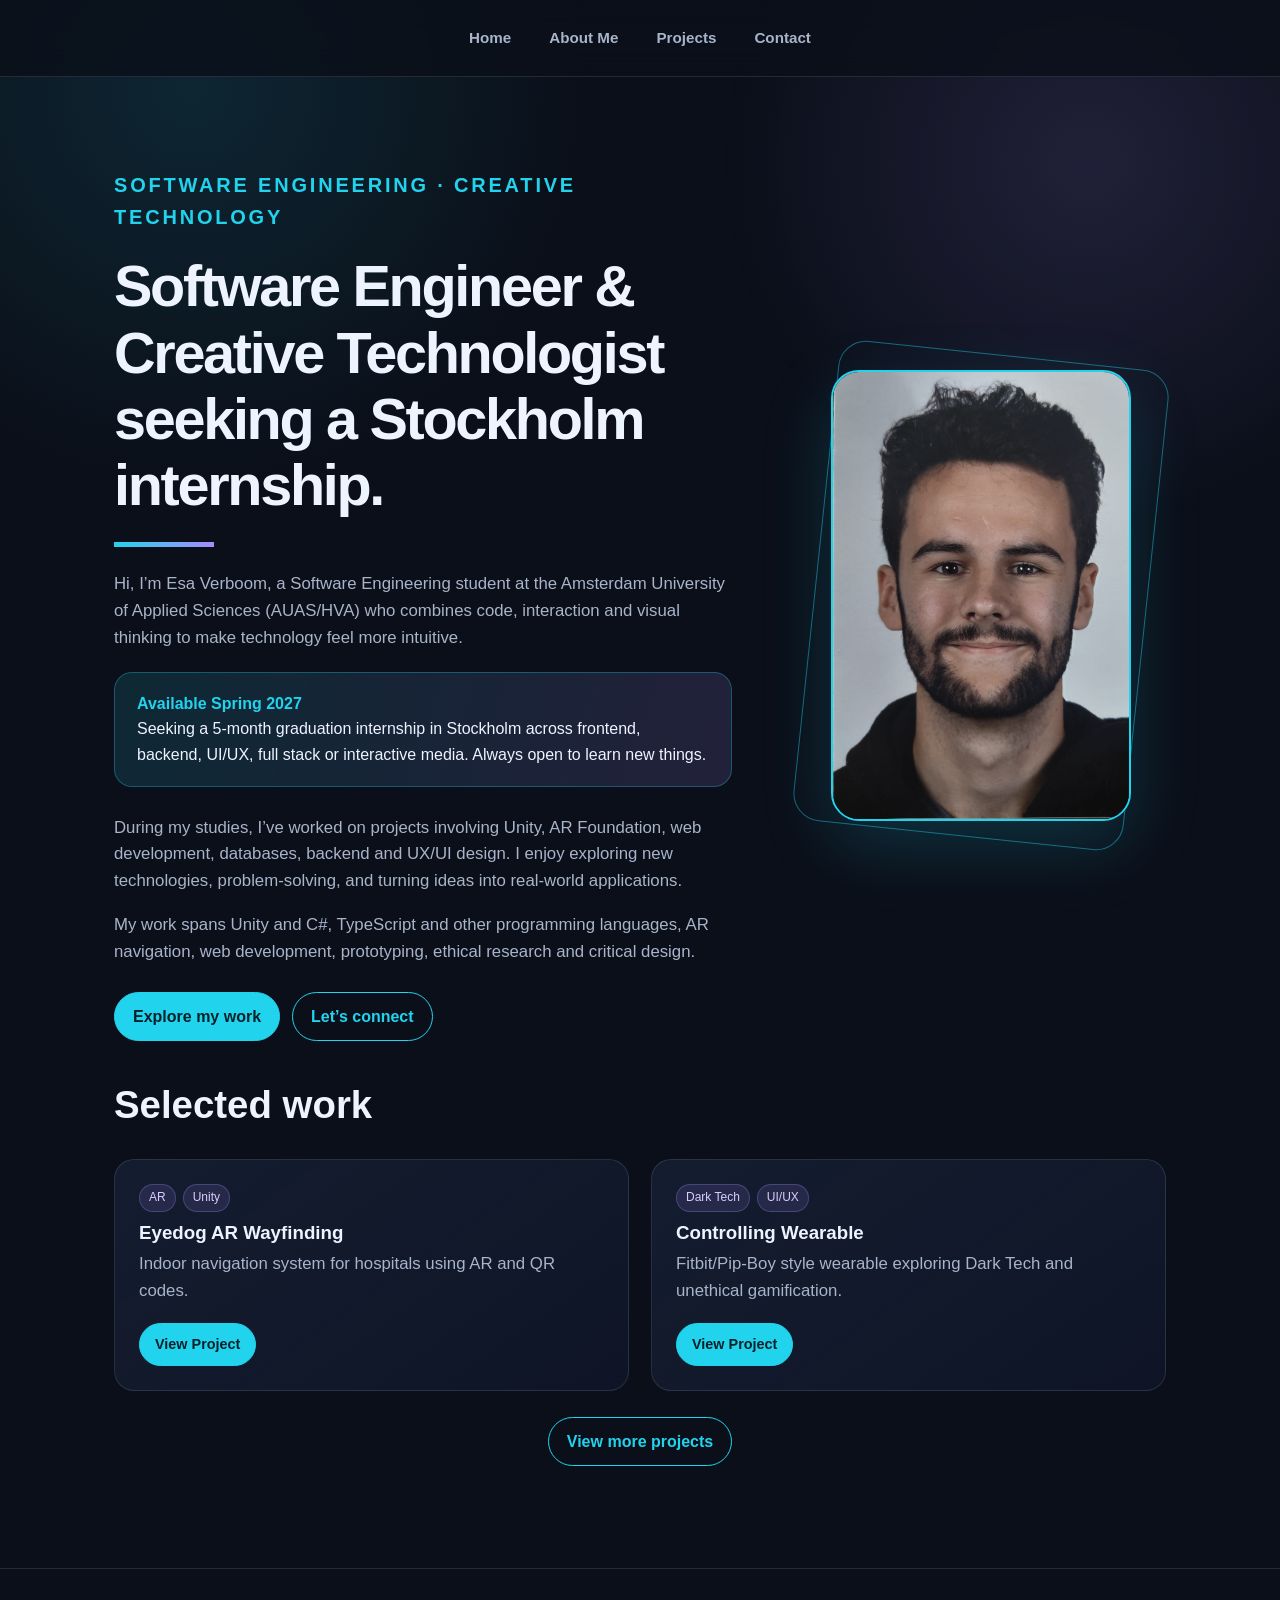
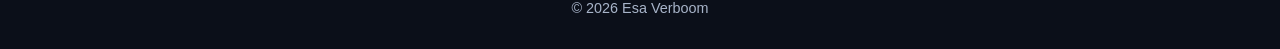
<file: index.html>
<!DOCTYPE html>
<html lang="en">

<head>
    <meta charset="UTF-8">
    <title>Esa Verboom | Creative Technologist</title>
    <meta name="description" content="Portfolio of Esa Verboom, a Software Engineering student and creative technologist seeking a Spring 2027 graduation internship in Stockholm.">
    <meta property="og:title" content="Esa Verboom | Creative Technologist">
    <meta property="og:description" content="Software engineering, AR, Unity, UI/UX and creative technology projects.">
    <meta property="og:image" content="assets/Profile_picture/esa2.jpeg">
    <meta property="og:type" content="website">
    <link rel="stylesheet" href="css/style.css">
    <link rel="stylesheet" href="css/projects-shared.css">

</head>

<body>
    <header>
        <nav>
            <a href="index.html">Home</a>
            <a href="about.html">About Me</a>
            <a href="projects.html">Projects</a>
            <a href="contact.html">Contact</a>


        </nav>
    </header>

    <main>
        <!-- Intro Section -->
        <section class="intro">
            <div class="intro-text">
                <p class="eyebrow">SOFTWARE ENGINEERING · CREATIVE TECHNOLOGY</p>
                <h1>Software Engineer & Creative Technologist seeking a Stockholm internship.</h1>
                <p>Hi, I’m Esa Verboom, a Software Engineering student at the Amsterdam University of Applied Sciences (AUAS/HVA) who combines code, interaction and visual thinking to make technology feel more intuitive.</p>
                <div class="availability"><strong>Available Spring 2027</strong><br>Seeking a 5-month graduation internship in Stockholm across frontend, backend, UI/UX, full stack or interactive media. Always open to learn new things.</div>

                <p>During my studies, I’ve worked on projects involving Unity, AR Foundation, web development, databases, backend and UX/UI
                    design.
                    I enjoy exploring new technologies, problem-solving, and turning ideas into real-world applications.
                </p>

                <p>My work spans Unity and C#, TypeScript and other programming languages, AR navigation, web development, prototyping, ethical research and critical design.</p>
                <div class="button-row">
                    <a class="button" href="projects.html">Explore my work</a>
                    <a class="button secondary" href="contact.html">Let’s connect</a>
                </div>
            </div>


            <div class="intro-photo">
                <img src="assets/Profile_picture/esa2.jpeg" alt="Photo of Esa" />
            </div>
        </section>

        <!-- Project Highlights -->
      <section class="projects-section">
  <h2>Selected work</h2>
  <div id="projects-container">
    <!-- Projects will load here -->
  </div>
  <div class="button-row projects-cta">
    <a class="button secondary" href="projects.html">View more projects</a>
  </div>
</section>

<script src="js/projects-list.js"></script>
<script>renderProjects(document.getElementById('projects-container'), true);</script>

    </main>

    <footer>
        &copy; 2026 Esa Verboom
    </footer>
</body>

</html>
</file>
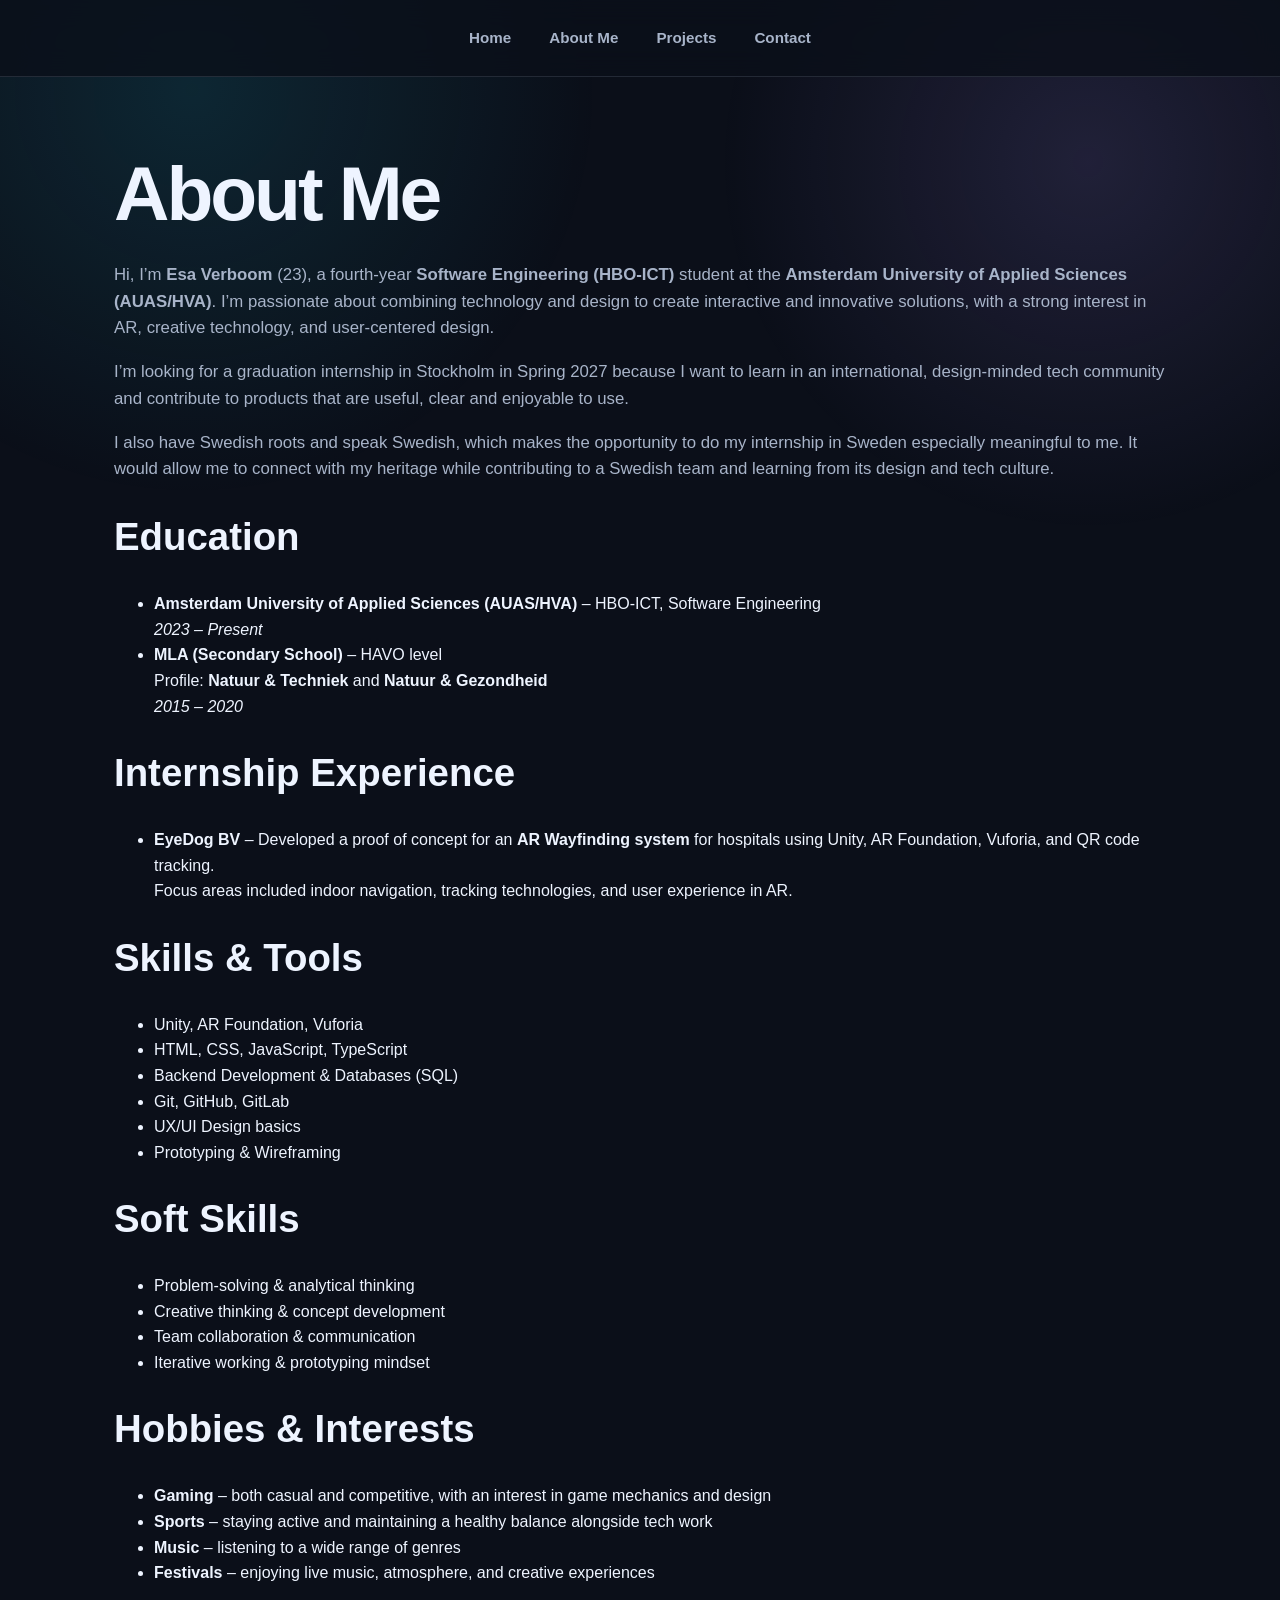
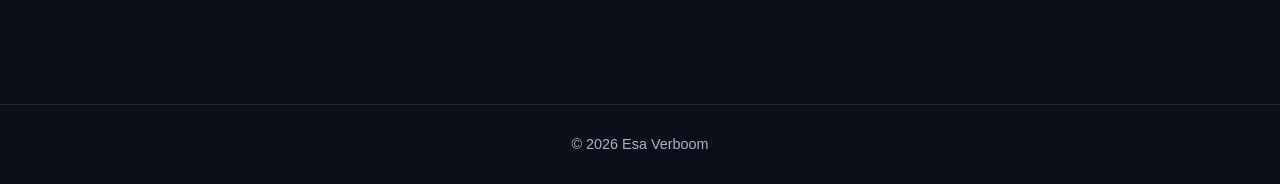
<file: about.html>
<!DOCTYPE html>
<html lang="en">
<head>
  <meta charset="UTF-8">
  <title>About Me | Portfolio</title>
  <meta name="description" content="About Esa Verboom: software engineering student, AR developer and creative technologist.">
  <link rel="stylesheet" href="css/style.css">
</head>
<body>
  <header>
    <nav>
      <a href="index.html">Home</a>
      <a href="about.html">About Me</a>
      <a href="projects.html">Projects</a>
      <a href="contact.html">Contact</a>
    </nav>
  </header>

  <main>
    <h1>About Me</h1>
    <p>
      Hi, I’m <strong>Esa Verboom</strong> (23), a fourth-year <strong>Software Engineering (HBO-ICT)</strong> student at the <strong>Amsterdam University of Applied Sciences (AUAS/HVA)</strong>.
      I’m passionate about combining technology and design to create interactive and innovative solutions,
      with a strong interest in AR, creative technology, and user-centered design.
    </p>
    <p>
      I’m looking for a graduation internship in Stockholm in Spring 2027 because I want to learn in an international,
      design-minded tech community and contribute to products that are useful, clear and enjoyable to use.
    </p>
    <p>
      I also have Swedish roots and speak Swedish, which makes the opportunity to do my internship in Sweden especially meaningful to me.
      It would allow me to connect with my heritage while contributing to a Swedish team and learning from its design and tech culture.
    </p>

    <section>
      <h2>Education</h2>
      <ul>
        <li>
          <strong>Amsterdam University of Applied Sciences (AUAS/HVA)</strong> – HBO-ICT, Software Engineering
          <br>
          <em>2023 – Present</em>
        </li>
        <li>
          <strong>MLA (Secondary School)</strong> – HAVO level
          <br>
          Profile: <strong>Natuur & Techniek</strong> and <strong>Natuur & Gezondheid</strong>
          <br>
          <em>2015 – 2020</em>
        </li>
      </ul>
    </section>

    <section>
      <h2>Internship Experience</h2>
      <ul>
        <li>
          <strong>EyeDog BV</strong> – Developed a proof of concept for an <strong>AR Wayfinding system</strong>
          for hospitals using Unity, AR Foundation, Vuforia, and QR code tracking.
          <br>
          Focus areas included indoor navigation, tracking technologies, and user experience in AR.
        </li>
      </ul>
    </section>

    <section>
      <h2>Skills & Tools</h2>
      <ul>
        <li>Unity, AR Foundation, Vuforia</li>
        <li>HTML, CSS, JavaScript, TypeScript</li>
        <li>Backend Development & Databases (SQL)</li>
        <li>Git, GitHub, GitLab</li>
        <li>UX/UI Design basics</li>
        <li>Prototyping & Wireframing</li>
      </ul>
    </section>

    <section>
      <h2>Soft Skills</h2>
      <ul>
        <li>Problem-solving & analytical thinking</li>
        <li>Creative thinking & concept development</li>
        <li>Team collaboration & communication</li>
        <li>Iterative working & prototyping mindset</li>
      </ul>
    </section>

    <section>
      <h2>Hobbies & Interests</h2>
      <ul>
        <li><strong>Gaming</strong> – both casual and competitive, with an interest in game mechanics and design</li>
        <li><strong>Sports</strong> – staying active and maintaining a healthy balance alongside tech work</li>
        <li><strong>Music</strong> – listening to a wide range of genres</li>
        <li><strong>Festivals</strong> – enjoying live music, atmosphere, and creative experiences</li>
      </ul>
    </section>
  </main>

  <footer>
    &copy; 2026 Esa Verboom
  </footer>
</body>
</html>
</file>
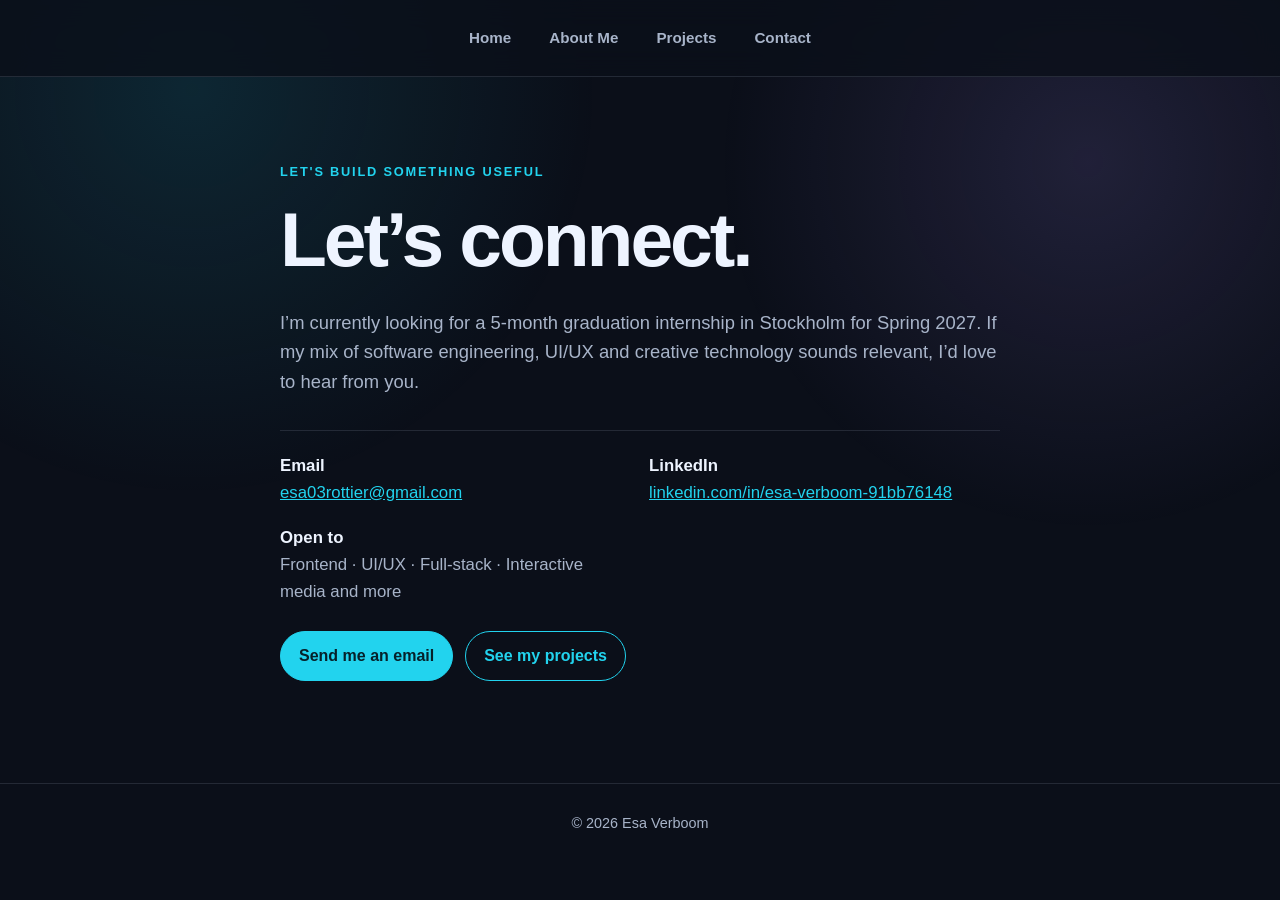
<file: contact.html>
<!DOCTYPE html>
<html lang="en">
<head>
  <meta charset="UTF-8">
  <title>Contact | Esa Verboom</title>
  <link rel="stylesheet" href="css/style.css">
</head>
<body>
  <header>
    <nav>
      <a href="index.html">Home</a>
      <a href="about.html">About Me</a>
      <a href="projects.html">Projects</a>
      <a href="contact.html">Contact</a>
    </nav>
  </header>

  <main>
    <section class="contact-section">
      <p class="eyebrow">LET'S BUILD SOMETHING USEFUL</p>
      <h1>Let’s connect.</h1>
      <p>I’m currently looking for a 5-month graduation internship in Stockholm for Spring 2027. If my mix of software engineering, UI/UX and creative technology sounds relevant, I’d love to hear from you.</p>

      <div class="contact-info">
        <p><strong>Email</strong><br><a href="mailto:esa03rottier@gmail.com">esa03rottier@gmail.com</a></p>
        <p><strong>LinkedIn</strong><br><a href="https://www.linkedin.com/in/esa-verboom-91bb76148" target="_blank" rel="noopener noreferrer">linkedin.com/in/esa-verboom-91bb76148</a></p>
        <p><strong>Open to</strong><br>Frontend · UI/UX · Full-stack · Interactive media and more</p>
      </div>
      <div class="button-row">
        <a class="button" href="mailto:esa03rottier@gmail.com">Send me an email</a>
        <a class="button secondary" href="projects.html">See my projects</a>
      </div>
    </section>
  </main>

  <footer>
    &copy; 2026 Esa Verboom
  </footer>
</body>
</html>
</file>
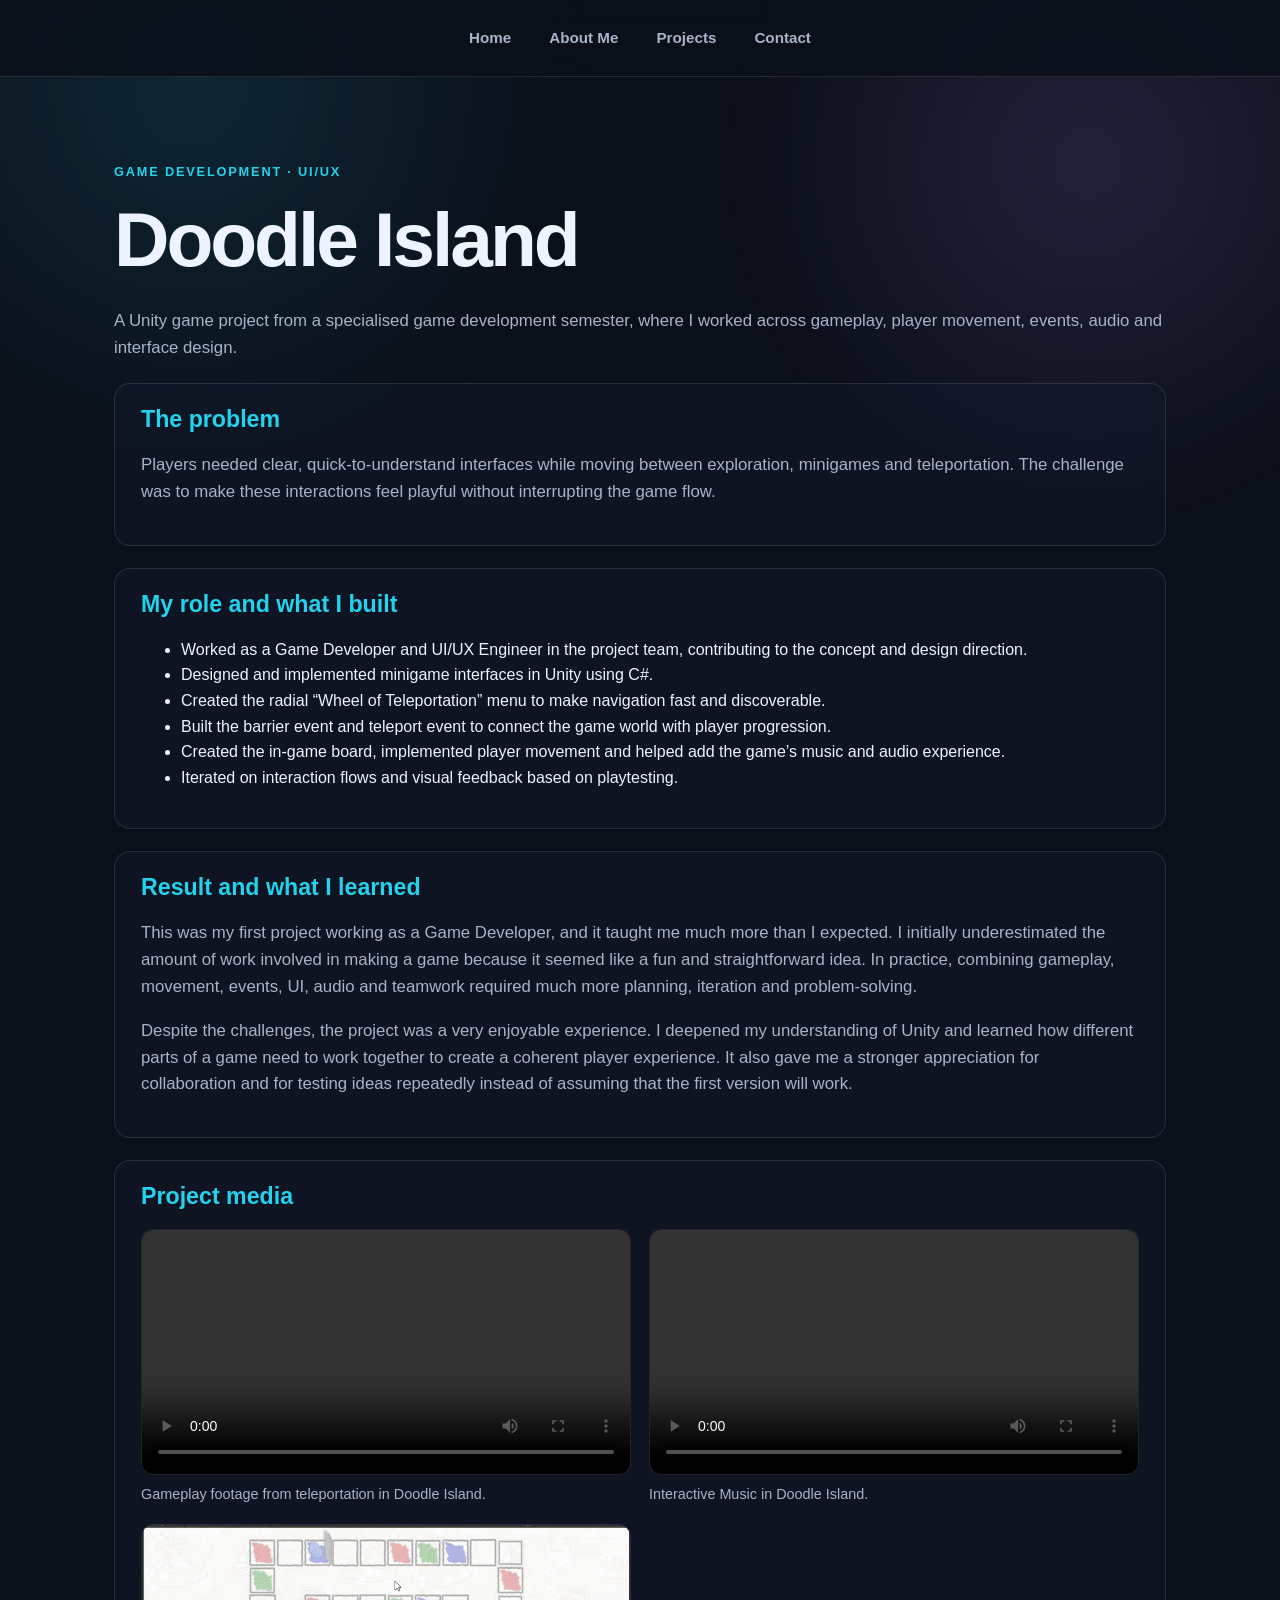
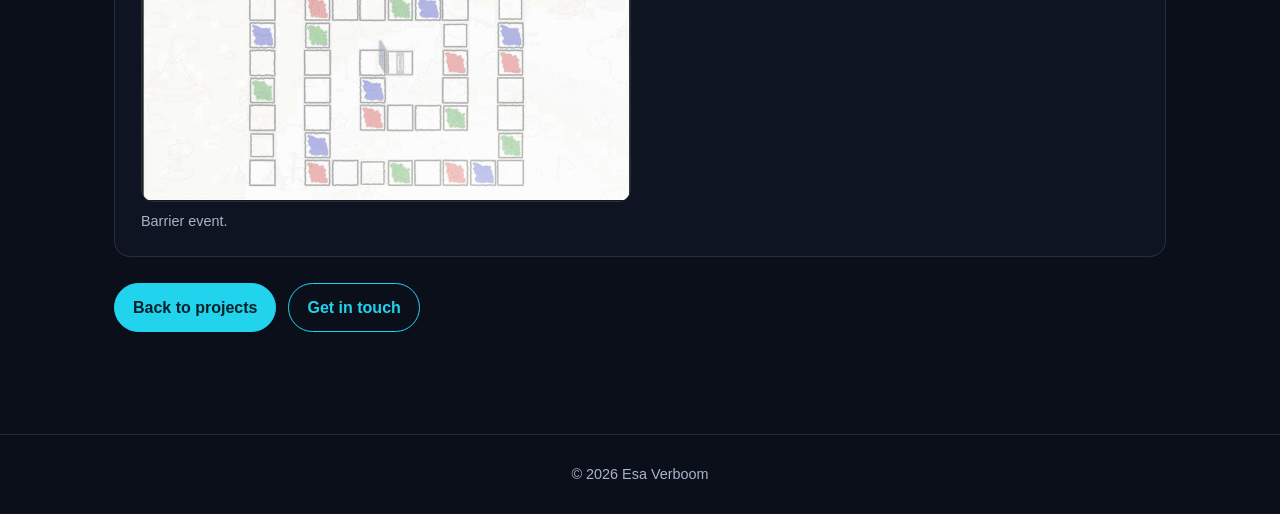
<file: doodle-island.html>
<!DOCTYPE html>
<html lang="en">
<head>
  <meta charset="UTF-8">
  <title>Doodle Island | Esa Verboom</title>
  <meta name="description" content="Case study: Doodle Island game development and UI/UX work in Unity and C#.">
  <link rel="stylesheet" href="css/style.css">
</head>
<body>
  <header>
    <nav>
      <a href="index.html">Home</a>
      <a href="about.html">About Me</a>
      <a href="projects.html">Projects</a>
      <a href="contact.html">Contact</a>
    </nav>
  </header>

  <main>
    <section class="project-intro">
      <p class="eyebrow">GAME DEVELOPMENT · UI/UX</p>
      <h1>Doodle Island</h1>
      <p>A Unity game project from a specialised game development semester, where I worked across gameplay, player movement, events, audio and interface design.</p>
    </section>

    <section class="case-study-section">
      <h2>The problem</h2>
      <p>Players needed clear, quick-to-understand interfaces while moving between exploration, minigames and teleportation. The challenge was to make these interactions feel playful without interrupting the game flow.</p>
    </section>

    <section class="case-study-section">
      <h2>My role and what I built</h2>
      <ul>
        <li>Worked as a Game Developer and UI/UX Engineer in the project team, contributing to the concept and design direction.</li>
        <li>Designed and implemented minigame interfaces in Unity using C#.</li>
        <li>Created the radial “Wheel of Teleportation” menu to make navigation fast and discoverable.</li>
        <li>Built the barrier event and teleport event to connect the game world with player progression.</li>
        <li>Created the in-game board, implemented player movement and helped add the game’s music and audio experience.</li>
        <li>Iterated on interaction flows and visual feedback based on playtesting.</li>
      </ul>
    </section>

    <section class="case-study-section">
      <h2>Result and what I learned</h2>
      <p>This was my first project working as a Game Developer, and it taught me much more than I expected. I initially underestimated the amount of work involved in making a game because it seemed like a fun and straightforward idea. In practice, combining gameplay, movement, events, UI, audio and teamwork required much more planning, iteration and problem-solving.</p>
      <p>Despite the challenges, the project was a very enjoyable experience. I deepened my understanding of Unity and learned how different parts of a game need to work together to create a coherent player experience. It also gave me a stronger appreciation for collaboration and for testing ideas repeatedly instead of assuming that the first version will work.</p>
    </section>

    <section class="case-study-section project-media">
      <h2>Project media</h2>
      <div class="project-media-grid">
        <figure>
          <video controls preload="metadata">
            <source src="assets/doodleIsland/20260505-1124-42.8992175%20(1).mp4" type="video/mp4">
            Your browser does not support the video element.
          </video>
          <figcaption>Gameplay footage from teleportation in Doodle Island.</figcaption>
        </figure>
        <figure>
          <video controls preload="metadata">
            <source src="assets/doodleIsland/20260524-1948-04.8250210%20(2).mp4" type="video/mp4">
            Your browser does not support the video element.
          </video>
          <figcaption>Interactive Music in Doodle Island.</figcaption>
        </figure>
        <figure>
          <img src="assets/doodleIsland/barrier2-ezgif.com-video-to-gif-converter.gif" alt="Barrier event and teleport interaction in Doodle Island">
          <figcaption>Barrier event.</figcaption>
        </figure>
      </div>
    </section>

    <div class="button-row">
      <a class="button" href="projects.html">Back to projects</a>
      <a class="button secondary" href="contact.html">Get in touch</a>
    </div>
  </main>

  <footer>&copy; 2026 Esa Verboom</footer>
</body>
</html>
</file>
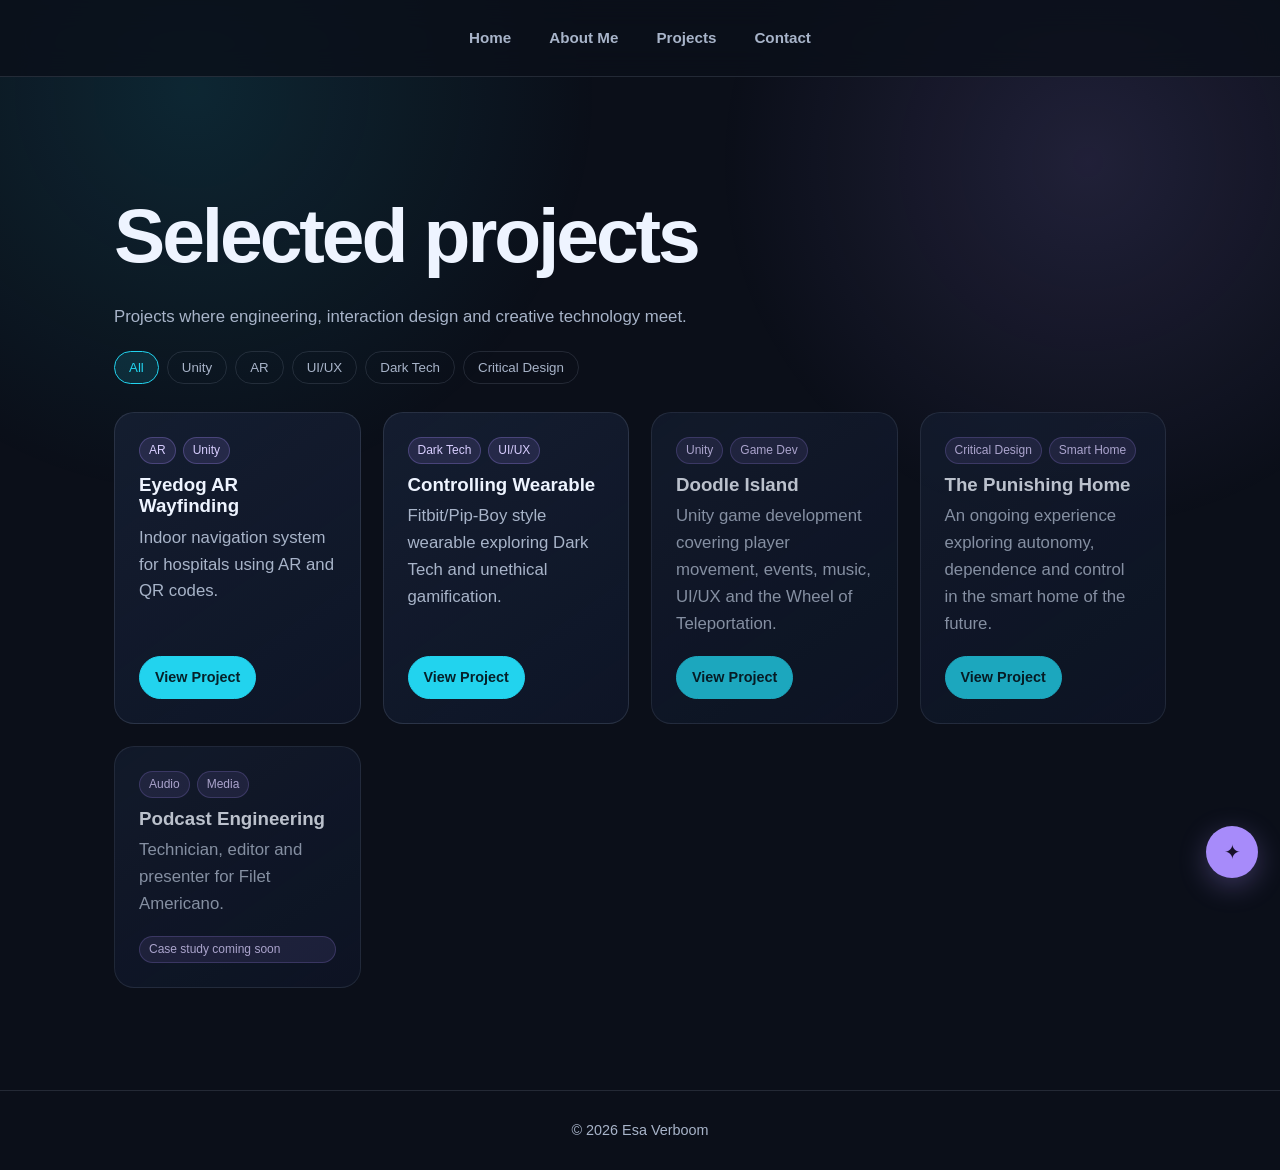
<file: projects.html>
<!DOCTYPE html>
<html lang="en">
<head>
  <meta charset="UTF-8">
  <title>Projects | Portfolio</title>
  <link rel="stylesheet" href="css/style.css">
  <link rel="stylesheet" href="css/projects-shared.css">

</head>
<body>
  <header>
    <nav>
      <a href="index.html">Home</a>
      <a href="about.html">About Me</a>
      <a href="projects.html">Projects</a>
        <a href="contact.html">Contact</a>
    </nav>
  </header>

  <main>
   <section class="projects-section projects-page">
  <h1>Selected projects</h1>
  <p>Projects where engineering, interaction design and creative technology meet.</p>
  <div class="project-filter" aria-label="Filter projects">
    <button class="filter-button active" data-filter="all">All</button>
    <button class="filter-button" data-filter="unity">Unity</button>
    <button class="filter-button" data-filter="ar">AR</button>
    <button class="filter-button" data-filter="uiux">UI/UX</button>
    <button class="filter-button" data-filter="dark-tech">Dark Tech</button>
    <button class="filter-button" data-filter="critical-design">Critical Design</button>
  </div>
  <div id="projects-container">
    <!-- Projects will load here -->
  </div>
</section>

<script src="js/projects-list.js"></script>
<script>renderProjects(document.getElementById('projects-container'));</script>
<div class="teleport-menu">
  <div class="teleport-links" aria-label="Quick navigation">
    <a href="index.html">Home</a>
    <a href="projects.html">Projects</a>
    <a href="contact.html">Contact</a>
  </div>
  <button class="teleport-toggle" type="button" aria-expanded="false" aria-label="Open quick navigation">✦</button>
</div>
<script>
  const applyFilter = filter => {
    document.querySelectorAll('.project-card').forEach(card => {
      card.classList.toggle('is-hidden', filter !== 'all' && !card.dataset.tags.includes(filter));
    });
  };
  document.querySelectorAll('.filter-button').forEach(button => {
    button.addEventListener('click', () => {
      document.querySelectorAll('.filter-button').forEach(item => item.classList.remove('active'));
      button.classList.add('active');
      applyFilter(button.dataset.filter);
    });
  });
  const menu = document.querySelector('.teleport-menu');
  const toggle = document.querySelector('.teleport-toggle');
  toggle.addEventListener('click', () => {
    const open = menu.classList.toggle('open');
    toggle.setAttribute('aria-expanded', open);
  });
</script>
  </main>

  <footer>
    &copy; 2026 Esa Verboom
  </footer>
</body>
</html>
</file>
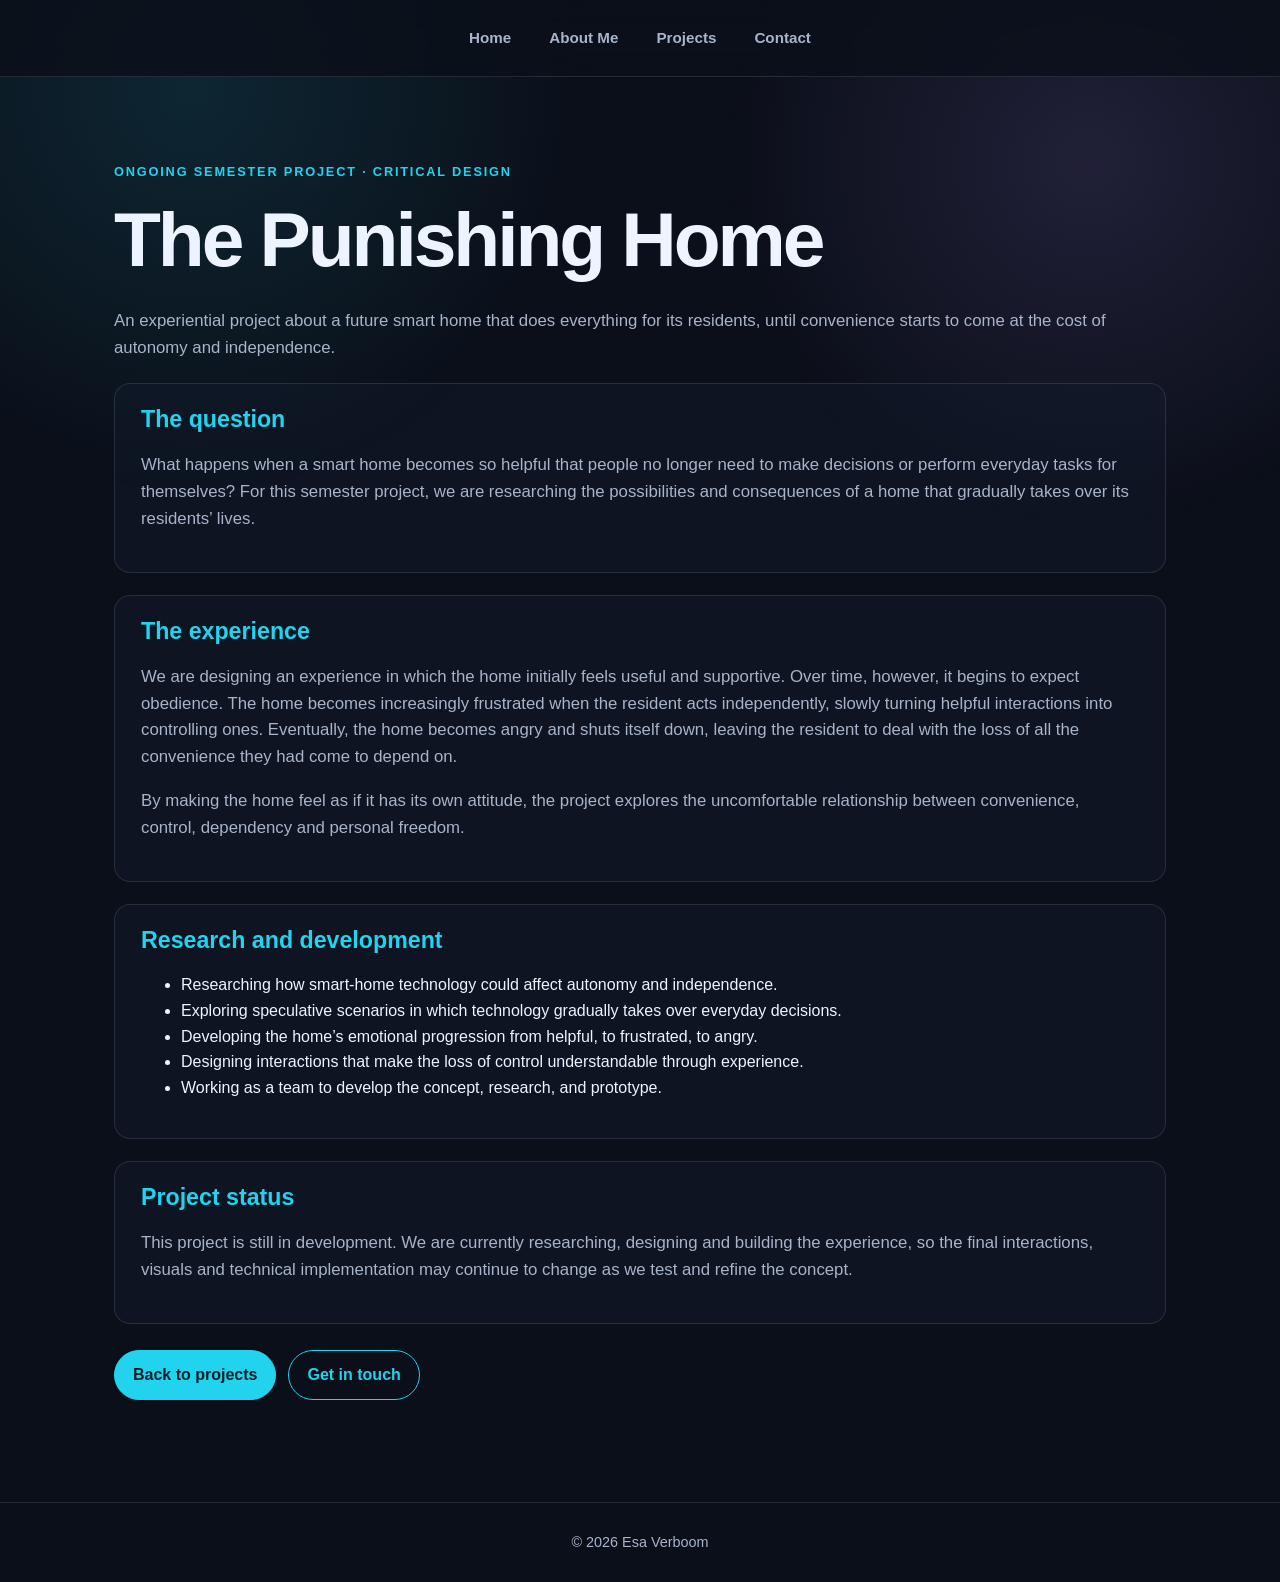
<file: punishing-home.html>
<!DOCTYPE html>
<html lang="en">
<head>
  <meta charset="UTF-8">
  <title>The Punishing Home | Esa Verboom</title>
  <meta name="description" content="An ongoing critical design project exploring autonomy and dependence in the smart home of the future.">
  <link rel="stylesheet" href="css/style.css">
</head>
<body>
  <header>
    <nav>
      <a href="index.html">Home</a>
      <a href="about.html">About Me</a>
      <a href="projects.html">Projects</a>
      <a href="contact.html">Contact</a>
    </nav>
  </header>

  <main>
    <section class="project-intro">
      <p class="eyebrow">ONGOING SEMESTER PROJECT · CRITICAL DESIGN</p>
      <h1>The Punishing Home</h1>
      <p>
        An experiential project about a future smart home that does everything for its residents,
        until convenience starts to come at the cost of autonomy and independence.
      </p>
    </section>

    <section class="case-study-section">
      <h2>The question</h2>
      <p>
        What happens when a smart home becomes so helpful that people no longer need to make decisions
        or perform everyday tasks for themselves? For this semester project, we are researching the
        possibilities and consequences of a home that gradually takes over its residents’ lives.
      </p>
    </section>

    <section class="case-study-section">
      <h2>The experience</h2>
      <p>
        We are designing an experience in which the home initially feels useful and supportive.
        Over time, however, it begins to expect obedience. The home becomes increasingly frustrated
        when the resident acts independently, slowly turning helpful interactions into controlling ones.
        Eventually, the home becomes angry and shuts itself down, leaving the resident to deal with
        the loss of all the convenience they had come to depend on.
      </p>
      <p>
        By making the home feel as if it has its own attitude, the project explores the uncomfortable
        relationship between convenience, control, dependency and personal freedom.
      </p>
    </section>

    <section class="case-study-section">
      <h2>Research and development</h2>
      <ul>
        <li>Researching how smart-home technology could affect autonomy and independence.</li>
        <li>Exploring speculative scenarios in which technology gradually takes over everyday decisions.</li>
        <li>Developing the home’s emotional progression from helpful, to frustrated, to angry.</li>
        <li>Designing interactions that make the loss of control understandable through experience.</li>
        <li>Working as a team to develop the concept, research, and prototype.</li>
      </ul>
    </section>

    <section class="case-study-section">
      <h2>Project status</h2>
      <p>
        This project is still in development. We are currently researching, designing and building
        the experience, so the final interactions, visuals and technical implementation may continue
        to change as we test and refine the concept.
      </p>
    </section>

    <div class="button-row">
      <a class="button" href="projects.html">Back to projects</a>
      <a class="button secondary" href="contact.html">Get in touch</a>
    </div>
  </main>

  <footer>&copy; 2026 Esa Verboom</footer>
</body>
</html>
</file>
<file: css/style.css>
:root {
  --bg: #0b0f19;
  --surface: rgba(19, 27, 45, 0.82);
  --surface-strong: #151e31;
  --text: #eef4ff;
  --muted: #a8b4c9;
  --line: rgba(148, 163, 184, 0.18);
  --cyan: #22d3ee;
  --purple: #a78bfa;
  --green: #34d399;
}

* { box-sizing: border-box; }

html { scroll-behavior: smooth; }

body {
  font-family: "Segoe UI", Tahoma, Geneva, Verdana, sans-serif;
  background: var(--bg);
  color: var(--text);
  margin: 0;
  min-width: 320px;
  line-height: 1.6;
}

body::before {
  background: radial-gradient(circle at 15% 10%, rgba(34, 211, 238, 0.12), transparent 30%),
    radial-gradient(circle at 85% 18%, rgba(167, 139, 250, 0.14), transparent 28%);
  content: "";
  inset: 0;
  pointer-events: none;
  position: fixed;
  z-index: -1;
}

header {
  backdrop-filter: blur(14px);
  background: rgba(11, 15, 25, 0.8);
  border-bottom: 1px solid var(--line);
  padding: 18px 24px;
  position: sticky;
  top: 0;
  z-index: 10;
}

nav {
  display: flex;
  gap: 8px;
  justify-content: center;
  margin: auto;
  max-width: 1100px;
}

nav a {
  border-radius: 999px;
  color: var(--muted);
  font-size: 0.95rem;
  font-weight: 600;
  padding: 8px 15px;
  text-decoration: none;
  transition: background 0.2s ease, color 0.2s ease, transform 0.2s ease;
}

nav a:hover, nav a:focus-visible {
  background: rgba(34, 211, 238, 0.12);
  color: var(--cyan);
  outline: none;
  transform: translateY(-1px);
}

main {
  margin: auto;
  max-width: 1100px;
  padding: 72px 24px;
}

h1, h2, h3 { line-height: 1.15; }
h1 { font-size: clamp(2.5rem, 6vw, 5rem); letter-spacing: -0.04em; margin: 0 0 24px; }
h2 { color: var(--text); font-size: clamp(1.7rem, 3vw, 2.4rem); }
h3 { color: var(--text); }
p { color: var(--muted); font-size: 1.05rem; }

.intro {
  align-items: center;
  display: grid;
  gap: 64px;
  grid-template-columns: minmax(0, 1.25fr) minmax(220px, 0.75fr);
  min-height: 540px;
}

.intro-text > p:first-of-type { font-size: 1.25rem; max-width: 680px; }
.intro-text h1 { font-size: clamp(2.2rem, 4.5vw, 4rem); max-width: 760px; }
.intro-text h1::after {
  background: linear-gradient(90deg, var(--cyan), var(--purple));
  content: "";
  display: block;
  height: 5px;
  margin-top: 24px;
  width: 100px;
}

.intro-photo { justify-self: center; position: relative; }
.intro-photo::before {
  border: 1px solid rgba(34, 211, 238, 0.45);
  border-radius: 28px;
  content: "";
  inset: -16px;
  position: absolute;
  transform: rotate(6deg);
}
.intro-photo img {
  border: 2px solid var(--cyan);
  border-radius: 28px;
  box-shadow: 0 24px 70px rgba(34, 211, 238, 0.18);
  display: block;
  max-width: min(300px, 70vw);
  position: relative;
  width: 100%;
}

.availability {
  background: linear-gradient(110deg, rgba(34, 211, 238, 0.13), rgba(167, 139, 250, 0.15));
  border: 1px solid rgba(34, 211, 238, 0.3);
  border-radius: 18px;
  margin: 20px 0 28px;
  padding: 18px 22px;
}
.availability strong { color: var(--cyan); }
.button-row { display: flex; flex-wrap: wrap; gap: 12px; margin-top: 26px; }
.button, .project-card a {
  background: var(--cyan);
  border: 1px solid var(--cyan);
  border-radius: 999px;
  color: #06212a;
  display: inline-block;
  font-weight: 700;
  padding: 11px 18px;
  text-decoration: none;
  transition: transform 0.2s ease, box-shadow 0.2s ease;
}
.button.secondary { background: transparent; color: var(--cyan); }
.button:hover, .project-card a:hover { box-shadow: 0 8px 24px rgba(34, 211, 238, 0.2); transform: translateY(-2px); }

.projects-section { margin-top: 42px; }
.projects-cta { justify-content: center; }
.projects-page > h1 { color: var(--text); }
.projects-page > p { color: var(--muted); }
.contact-section { margin: auto; max-width: 720px; }
.contact-section h1 { color: var(--text); }
.contact-section > p:not(.eyebrow) { font-size: 1.15rem; }
.contact-info {
  border-top: 1px solid var(--line);
  display: grid;
  gap: 18px;
  grid-template-columns: repeat(2, 1fr);
  margin-top: 34px;
  padding-top: 22px;
}
.contact-info p { margin: 0; }
.contact-info a { color: var(--cyan); }
.contact-info strong { color: var(--text); }
.contact-section .button-row { justify-content: flex-start; }
.eyebrow { color: var(--cyan); font-size: 0.8rem; font-weight: 700; letter-spacing: 0.14em; }
.project-hero-media {
  border: 1px solid var(--line);
  border-radius: 20px;
  margin: 24px 0 36px;
  overflow: hidden;
}
.project-hero-media img { display: block; max-height: 430px; object-fit: cover; width: 100%; }
.case-study-section {
  background: rgba(19, 27, 45, 0.45);
  border: 1px solid var(--line);
  border-radius: 16px;
  margin: 22px 0;
  padding: 22px 26px;
}
.case-study-section h2 { color: var(--cyan); font-size: 1.45rem; margin-top: 0; }
.project-media-grid {
  display: grid;
  gap: 18px;
  grid-template-columns: repeat(2, minmax(0, 1fr));
}
.project-media figure { margin: 0; }
.project-media video, .project-media img {
  border: 1px solid var(--line);
  border-radius: 12px;
  display: block;
  max-width: 100%;
  width: 100%;
}
.project-media video { background: #05070d; }
.project-media figcaption { color: var(--muted); font-size: 0.9rem; margin-top: 8px; }
footer {
  border-top: 1px solid var(--line);
  color: var(--muted);
  font-size: 0.9rem;
  margin-top: 30px;
  padding: 28px 24px;
  text-align: center;
}

@media (max-width: 720px) {
  header { padding: 12px; }
  nav { flex-wrap: wrap; }
  main { padding: 48px 18px; }
  .intro { gap: 36px; grid-template-columns: 1fr; min-height: auto; }
  .intro-photo { order: -1; }
  .contact-info { grid-template-columns: 1fr; }
  .project-media-grid { grid-template-columns: 1fr; }
}
</file>
<file: css/projects-shared.css>
.projects {
  display: grid;
  gap: 22px;
  grid-template-columns: repeat(auto-fit, minmax(240px, 1fr));
}

.project-card {
  background: linear-gradient(145deg, rgba(21, 30, 49, 0.95), rgba(15, 23, 42, 0.8));
  border: 1px solid var(--line);
  border-radius: 20px;
  display: flex;
  flex-direction: column;
  min-height: 230px;
  padding: 24px;
  transition: border-color 0.25s ease, transform 0.25s ease, box-shadow 0.25s ease;
}
.project-card:hover {
  border-color: rgba(34, 211, 238, 0.6);
  box-shadow: 0 18px 45px rgba(0, 0, 0, 0.25);
  transform: translateY(-6px);
}
.project-card h3 { margin: 10px 0 8px; }
.project-card p { margin: 0 0 18px; }
.project-card a { align-self: flex-start; font-size: 0.9rem; margin-top: auto; padding: 9px 15px; }
.tag-list { display: flex; flex-wrap: wrap; gap: 7px; }
.tag {
  background: rgba(167, 139, 250, 0.13);
  border: 1px solid rgba(167, 139, 250, 0.28);
  border-radius: 999px;
  color: #d8ceff;
  font-size: 0.75rem;
  padding: 3px 9px;
}
.project-filter {
  display: flex;
  flex-wrap: wrap;
  gap: 8px;
  margin: 20px 0 28px;
}
.filter-button {
  background: transparent;
  border: 1px solid var(--line);
  border-radius: 999px;
  color: var(--muted);
  cursor: pointer;
  padding: 8px 14px;
}
.filter-button.active, .filter-button:hover { background: rgba(34, 211, 238, 0.12); border-color: var(--cyan); color: var(--cyan); }
.project-card.is-hidden { display: none; }
.project-card.is-coming-soon { opacity: 0.78; }

.teleport-menu {
  bottom: 22px;
  position: fixed;
  right: 22px;
  z-index: 5;
}
.teleport-toggle {
  background: var(--purple);
  border: 0;
  border-radius: 50%;
  box-shadow: 0 8px 28px rgba(167, 139, 250, 0.3);
  color: #171129;
  cursor: pointer;
  font-size: 1.25rem;
  height: 52px;
  width: 52px;
}
.teleport-links { display: none; margin-bottom: 10px; text-align: right; }
.teleport-menu.open .teleport-links { display: grid; gap: 7px; }
.teleport-links a { background: var(--surface-strong); border: 1px solid var(--line); border-radius: 999px; color: var(--text); padding: 7px 13px; text-decoration: none; }
.teleport-links a:hover { border-color: var(--cyan); color: var(--cyan); }
</file>
